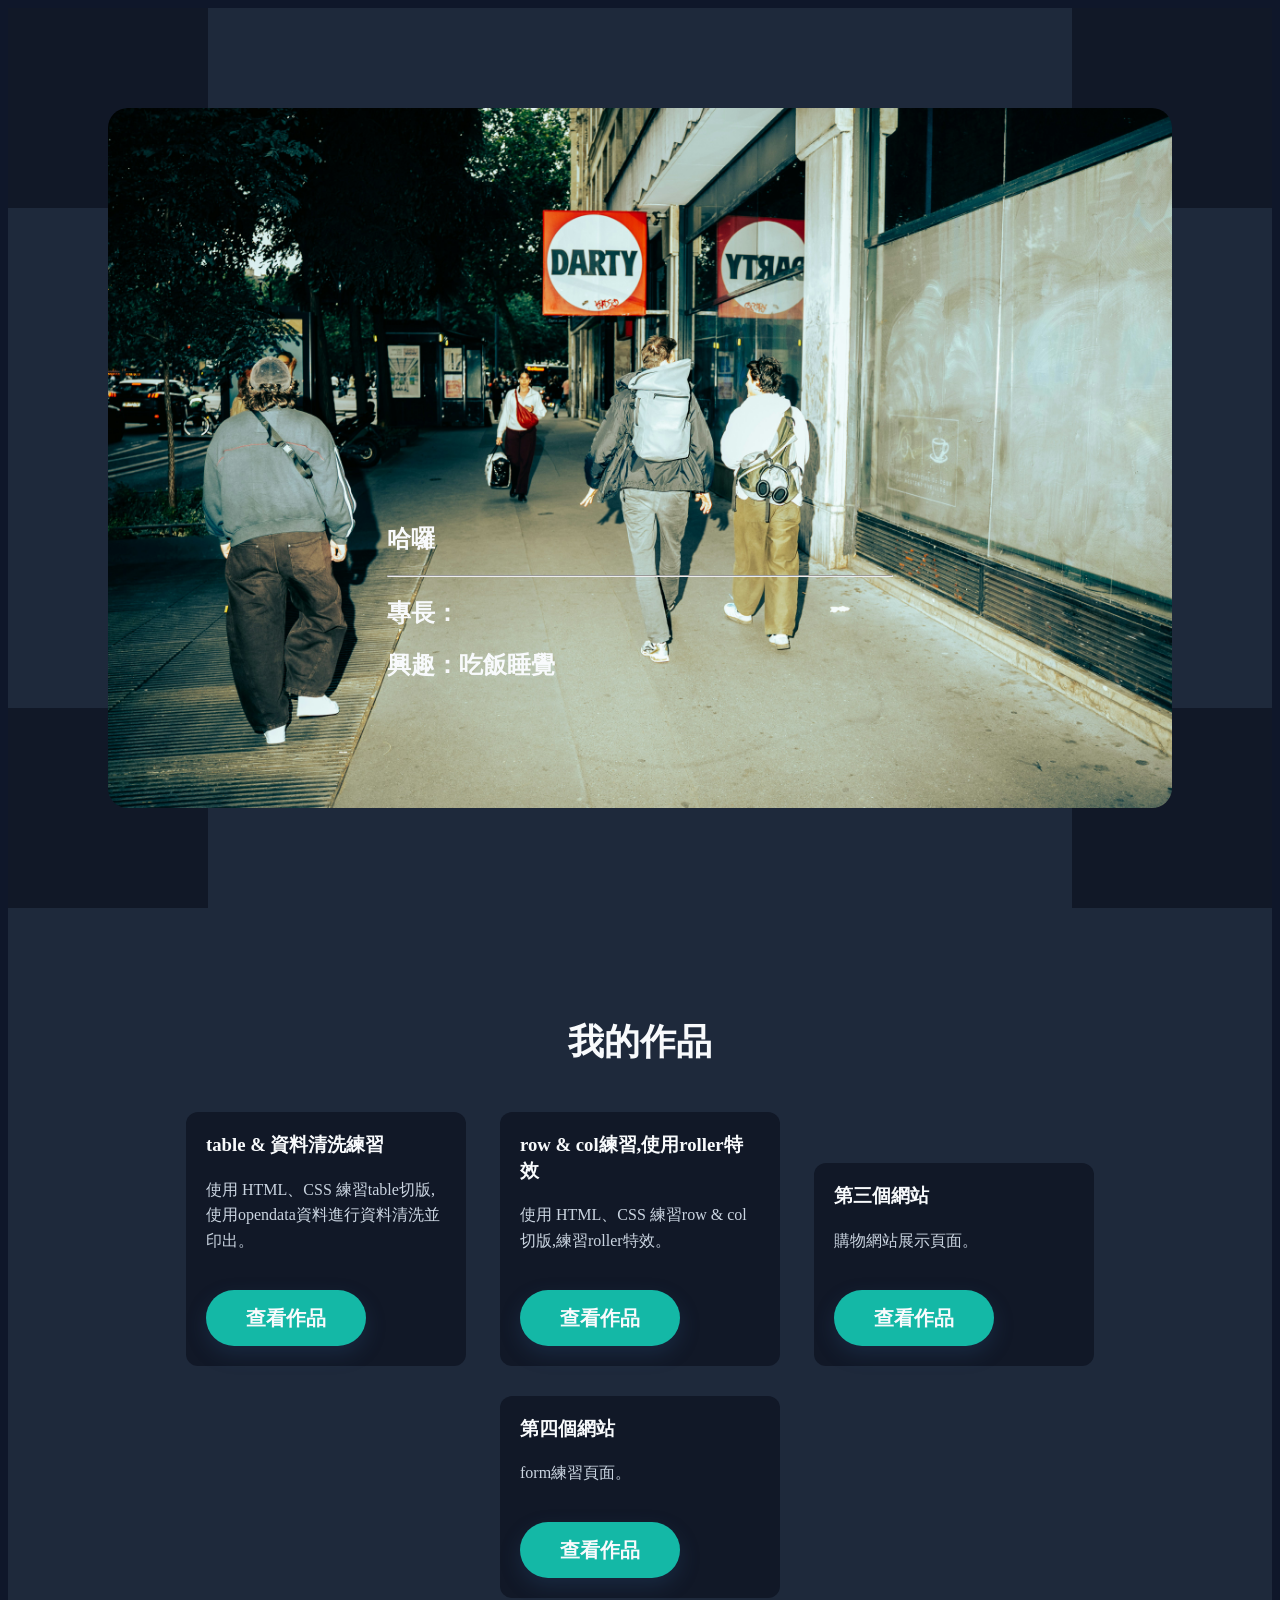
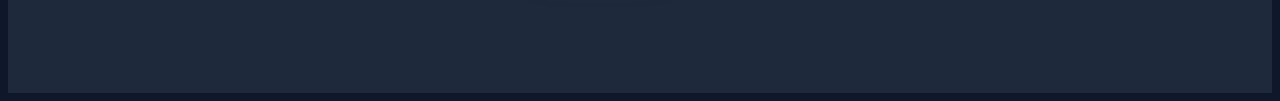
<file: index.html>
<!DOCTYPE html>
<html lang="zh-TW">

<head>
    <meta charset="UTF-8">
    <meta name="viewport" content="width=device-width, initial-scale=1.0">
    <title>個人首頁</title>
    <link rel="stylesheet" href="css/20260602_profile.css">
    <link rel="stylesheet" href="css/all.min.css">
    <style>
        body {
            background-color: var(--color-bg);
            color: var(--color-text);
        }

        /* s01: 自我介紹 */
        .s01 {
            background-color: var(--color-bg-secondary);
            height: 100vh;
            position: relative;
        }

        .s01 .box01 {
            width: 200px;
            height: 200px;
            background-color: var(--color-surface);
            position: absolute;
            top: 0;
            left: 0;
        }

        .s01 .box02 {
            width: 200px;
            height: 200px;
            background-color: var(--color-surface);
            position: absolute;
            top: 0;
            right: 0;
        }

        .s01 .box03 {
            width: 200px;
            height: 200px;
            background-color: var(--color-surface);
            position: absolute;
            bottom: 0;
            left: 0;
            ;
        }

        .s01 .box04 {
            width: 200px;
            height: 200px;
            background-color: var(--color-surface);
            position: absolute;
            bottom: 0;
            right: 0;
        }

        .s01 .userImg {
            background-color: var(--color-primary);
            background-image: url(images/0623-4.jpg);
            background-position: center;
            background-size: cover;

            position: absolute;
            top: 100px;
            bottom: 100px;
            left: 100px;
            right: 100px;

            border-radius: var(--radius-lg);
            box-shadow: 2px 2px 2px 2px var(--shadow-lg);
        }

        .userText {
            position: absolute;
            top: 55%;
            left: 30%;
            right: 30%;
        }

        /* s02: 作品集 */
        .s02 {
            padding: 80px 10%;
            background-color: var(--color-bg-secondary);
            text-align: center;
        }

        .s02 h2 {
            font-size: 36px;
        }

        .s02 .card {
            display: inline-block;
            margin: 15px;

            width: 240px;
            background-color: var(--color-surface);
            padding: 20px;
            text-align: left;
            border-radius: 12px;
        }

        .s02 .card h3 {
            margin-top: 0;
            color: var(--color-text);
        }

        .s02 .card p {
            line-height: 1.6;
            color: var(--color-text-secondary);
        }

        .s02 .card a {
            background-color: var(--color-secondary);
            line-height: 1.6;
            color: var(--color-text);

            display: inline-block;
            text-align: center;

            width: 160px;
            height: 56px;

            margin-top: 20px;

            text-decoration: none;

            /* color: var(--color_bg); */

            font-size: 20px;
            font-weight: bold;

            line-height: 56px;

            border-radius: 999px;

            box-shadow: 0 8px 20px rgba(47, 93, 140, 0.25);
        }
    </style>
</head>

<body>
    <section class="s01">
        <div class="box01"></div>
        <div class="box02"></div>
        <div class="box03"></div>
        <div class="box04"></div>
        <div class="userImg"></div>
        <div class="userText">
            <h1>哈囉</h1>
            <hr>
            <h2>專長：</h2>
            <h2>興趣：吃飯睡覺</h2>
            <p></p>
        </div>
    </section>

    <section class="s02">
        <h2>我的作品</h2>

        <!-- 作品01 -->
        <div class="card">
            <h3>table & 資料清洗練習</h3>
            <p>使用 HTML、CSS 練習table切版,使用opendata資料進行資料清洗並印出。</p>
            <a href="./20260609-table_datawash.html" target="_blank">查看作品</a>
        </div>

        <!-- 作品02 -->
        <div class="card">
            <h3>row & col練習,使用roller特效</h3>
            <p>使用 HTML、CSS 練習row & col切版,練習roller特效。</p>
            <a href="./20260618-row&col_roller.html" target="_blank">查看作品</a>
        </div>

        <!-- 作品03 -->
        <div class="card">
            <h3>第三個網站</h3>
            <p>購物網站展示頁面。</p>
            <a href="./ex-01.html">查看作品</a>
        </div>

        <!-- 作品04 -->
        <div class="card">
            <h3>第四個網站</h3>
            <p>form練習頁面。</p>
            <a href="./20260625-ch11_form.html">查看作品</a>
        </div>
    </section>
</body>

</html>
</file>
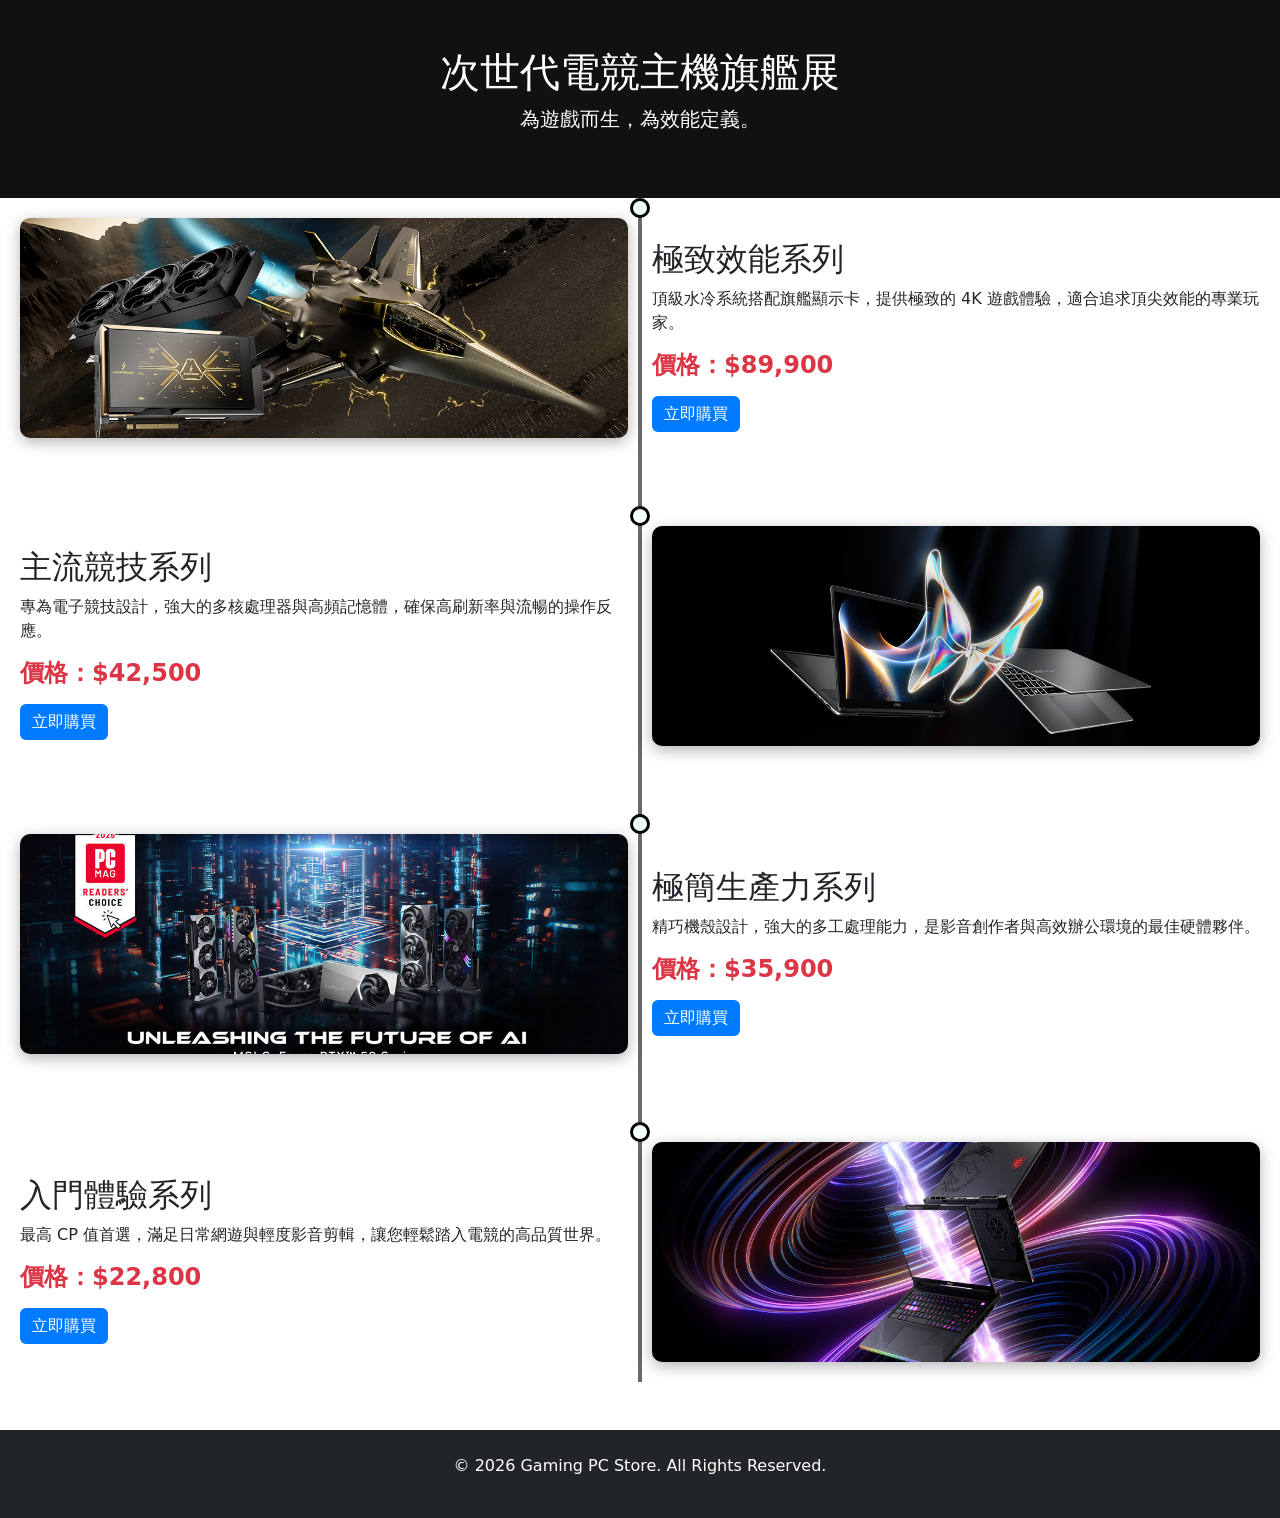
<file: 20260623-ex01-ai生成.html>
<!doctype html>
<html lang="zh-TW">
  <head>
    <meta charset="UTF-8" />
    <meta name="viewport" content="width=device-width, initial-scale=1.0" />
    <title>Document</title>
    <link rel="stylesheet" href="css/bootstrap.min.css" />
    <link rel="stylesheet" href="css/my.css" />
    <style>
      /* 增加卡片懸停效果 */
      .row {
        transition: transform 0.3s ease;
        padding: 20px;
        border-radius: 15px;
      }
      .row:hover {
        background-color: rgba(255, 255, 255, 0.05);
        transform: translateY(-5px);
      }

      /* 改善圖片框顯示 */
      .imgbox {
        border-radius: 10px;
        box-shadow: 0 4px 15px rgba(0, 0, 0, 0.3);
      }

      /* 讓按鈕更具電競感 */
      .btn-primary {
        background-color: #007bff;
        border: none;
        transition: background 0.3s;
      }
      .btn-primary:hover {
        background-color: #0056b3;
        box-shadow: 0 0 10px #007bff;
      }

      .imgbox {
        height: 220px;
      }
      .timeline-section {
        position: relative;
      }
      .timeline-section::before {
        position: absolute;
        content: "";
        top: 10px;
        bottom: 0;
        width: 4px;
        background-color: dimgray;
        left: 50%;
        transform: translatex(-50%);
      }
      .timeline-section-pointer {
        position: relative;
      }
      .timeline-section-pointer::before {
        position: absolute;
        content: "";
        width: 20px;
        height: 20px;
        background-color: azure;
        top: 0;
        border-radius: 50%;
        left: 50%;
        transform: translateX(-50%);
        border: 3px solid #000;
      }
      @media screen and (max-width: 768px) {
        .timeline-section::before,
        .timeline-section-pointer::before {
          display: none;
        }
      }
    </style>
  </head>

  <header
    class="jumbotron text-center py-5"
    style="background: #111; color: #fff"
  >
    <h1>次世代電競主機旗艦展</h1>
    <p class="lead">為遊戲而生，為效能定義。</p>
  </header>
  <body>
    <div class="timeline-section">
      <div class="row align-items-center timeline-section-pointer mb-5">
        <div class="col-md-6">
          <div
            class="imgbox bg-cover"
            style="background-image: url(&quot;images/pc-01.jpg&quot;)"
          ></div>
        </div>
        <div class="col-md-6 mt-3">
          <div class="textbook">
            <div class="h2">極致效能系列</div>
            <p>
              頂級水冷系統搭配旗艦顯示卡，提供極致的 4K
              遊戲體驗，適合追求頂尖效能的專業玩家。
            </p>
            <div class="h4 text-danger fw-bold">價格：$89,900</div>
            <button class="btn btn-primary mt-2">立即購買</button>
          </div>
        </div>
      </div>

      <div
        class="row align-items-center flex-md-row-reverse timeline-section-pointer mb-5"
      >
        <div class="col-md-6">
          <div
            class="imgbox bg-cover"
            style="background-image: url(&quot;images/pc-02.jpg&quot;)"
          ></div>
        </div>
        <div class="col-md-6 mt-3">
          <div class="textbook">
            <div class="h2">主流競技系列</div>
            <p>
              專為電子競技設計，強大的多核處理器與高頻記憶體，確保高刷新率與流暢的操作反應。
            </p>
            <div class="h4 text-danger fw-bold">價格：$42,500</div>
            <button class="btn btn-primary mt-2">立即購買</button>
          </div>
        </div>
      </div>

      <div class="row align-items-center timeline-section-pointer mb-5">
        <div class="col-md-6">
          <div
            class="imgbox bg-cover"
            style="background-image: url(&quot;images/pc-03.jpg&quot;)"
          ></div>
        </div>
        <div class="col-md-6 mt-3">
          <div class="textbook">
            <div class="h2">極簡生產力系列</div>
            <p>
              精巧機殼設計，強大的多工處理能力，是影音創作者與高效辦公環境的最佳硬體夥伴。
            </p>
            <div class="h4 text-danger fw-bold">價格：$35,900</div>
            <button class="btn btn-primary mt-2">立即購買</button>
          </div>
        </div>
      </div>

      <div
        class="row align-items-center flex-md-row-reverse timeline-section-pointer mb-5"
      >
        <div class="col-md-6">
          <div
            class="imgbox bg-cover"
            style="background-image: url(&quot;images/pc-04.jpg&quot;)"
          ></div>
        </div>
        <div class="col-md-6 mt-3">
          <div class="textbook">
            <div class="h2">入門體驗系列</div>
            <p>
              最高 CP
              值首選，滿足日常網遊與輕度影音剪輯，讓您輕鬆踏入電競的高品質世界。
            </p>
            <div class="h4 text-danger fw-bold">價格：$22,800</div>
            <button class="btn btn-primary mt-2">立即購買</button>
          </div>
        </div>
      </div>
    </div>
  </body>

  <footer class="text-center py-4 bg-dark text-white">
    <p>&copy; 2026 Gaming PC Store. All Rights Reserved.</p>
  </footer>
</html>
</file>
<file: css/20260602_profile.css>
/* 請幫我建立一段 :root{}，以設定網頁色彩為主。該網頁的主要用途是軟體工程師的個人首頁，包含作品集、履歷、學經歷。我喜歡的技術是 C/C++、Python，感興趣的方向是演算法與機器學習。 */

:root {
  /* ===== Brand Colors ===== */
  --color-primary: #3b82f6;      /* 藍色 - Python / 技術感 */
  --color-secondary: #14b8a6;    /* 青綠 - ML / AI 感 */
  --color-accent: #f59e0b;       /* 強調色 */

  /* ===== Background ===== */
  --color-bg: #0f172a;           /* 主背景 */
  --color-bg-secondary: #1e293b; /* 區塊背景 */
  --color-surface: #111827;      /* 卡片背景 */

  /* ===== Text ===== */
  --color-text: #f8fafc;         /* 主文字 */
  --color-text-secondary: #cbd5e1;
  --color-text-muted: #94a3b8;

  /* ===== Borders ===== */
  --color-border: #334155;
  --color-border-hover: #475569;

  /* ===== Status ===== */
  --color-success: #22c55e;
  --color-warning: #f59e0b;
  --color-danger: #ef4444;

  /* ===== Code Theme ===== */
  --color-code-bg: #0b1220;
  --color-code-keyword: #60a5fa;
  --color-code-string: #34d399;
  --color-code-comment: #64748b;

  /* ===== Shadow ===== */
  --shadow-sm: 0 2px 8px rgba(0, 0, 0, 0.15);
  --shadow-md: 0 8px 24px rgba(0, 0, 0, 0.25);
  --shadow-lg: 0 16px 40px rgba(0, 0, 0, 0.35);

  /* ===== Radius ===== */
  --radius-sm: 8px;
  --radius-md: 12px;
  --radius-lg: 20px;

  /* ===== Layout ===== */
  --max-width: 1200px;
  --header-height: 72px;

  /* ===== Typography ===== */
  --font-sans:
    "Inter",
    "Noto Sans TC",
    system-ui,
    sans-serif;

  --font-mono:
    "JetBrains Mono",
    "Fira Code",
    monospace;
}
</file>
<file: css/my.css>
@import url('https://fonts.googleapis.com/css2?family=Yusei+Magic&display=swap');

/* Sports Energy Theme */
:root {
    /* 品牌主色 */
    --primary-color: #0F4CDB;
    /* 運動藍 */

    /* 品牌輔色 */
    --secondary-color: #FF6B35;
    /* 活力橘 */

    /* 強調色 */
    --accent-color: #22C55E;
    /* 勝利綠 */

    /* 警示色 */
    --warning-color: #EF4444;
    /* 熱血紅 */

    /* 背景色 */
    --background-primary: #F8FAFC;
    /* 主背景 */
    --background-secondary: #E2E8F0;
    /* 區塊背景 */

    /* 卡片色 */
    --card-background: #FFFFFF;

    /* 邊框色 */
    --border-color: #CBD5E1;

    /* 文字色 */
    --text-primary: #0F172A;
    /* 主文字 */
    --text-secondary: #64748B;
    /* 次文字 */
    --text-light: #FFFFFF;
    /* 淺色文字 */

    /* 按鈕色 */
    --button-primary: #0F4CDB;
    --button-primary-hover: #0A3BAA;

    --button-secondary: #FF6B35;
    --button-secondary-hover: #E85A24;

    /* 狀態色 */
    --success-color: #22C55E;
    --error-color: #EF4444;
    --info-color: #06B6D4;
}

/* 字體粗細 */
.fw-100 {
    font-weight: 100;
}

.fw-200 {
    font-weight: 200;
}

.fw-300 {
    font-weight: 300;
}

.fw-400 {
    font-weight: 400;
}

.fw-500 {
    font-weight: 500;
}

.fw-600 {
    font-weight: 600;
}

.fw-700 {
    font-weight: 700;
}

.fw-800 {
    font-weight: 800;
}

.fw-900 {
    font-weight: 900;
}

/* 字體顏色 */
.btn-text-primary {
    color: var(--text-primary);
}

.btn-text-secondary {
    color: var(--text-secondary);
}


/* roller特效*/
.roller-b {
    position: relative;
    overflow: hidden;
    /* 隱藏滑入前的 box */
}

.roller-b .roller-b_box {
    position: absolute;
    width: 100%;
    height: 100%;
    bottom: -100%;
    /* 維持底層滑入 */

    /* 1. 玻璃與柔焦核心效果 */
    background: rgba(0, 100, 200, 0.3);
    /* 半透明白色背景 */
    backdrop-filter: blur(2px);
    /* 柔焦效果 (數值越大越糊) */
    -webkit-backdrop-filter: blur(2px);
    /* Safari 兼容 */
    border-top: 1px solid rgba(255, 255, 255, 0.3);
    /* 玻璃邊緣反光質感 */

    /* 增加邊框讓冷色感更立體 (可選) */
    border-left: 1px solid rgba(255, 255, 255, 0.2);

    /* 2. 排版 */
    display: flex;
    align-items: center;
    justify-content: center;

    /* 3. 動畫 */
    transition: bottom 0.6s cubic-bezier(0.22, 1, 0.36, 1);
}

.roller-b:hover .roller-b_box {
    bottom: 0;
}

.roller-t {
    position: relative;
    overflow: hidden;
    /* 隱藏滑入前的 box */
}

.roller-t .roller-t_box {
    position: absolute;
    width: 100%;
    height: 100%;
    top: -100%;
    /* 維持底層滑入 */

    /* 1. 玻璃與柔焦核心效果 */
    background: rgba(0, 100, 200, 0.3);
    /* 半透明白色背景 */
    backdrop-filter: blur(2px);
    /* 柔焦效果 (數值越大越糊) */
    -webkit-backdrop-filter: blur(2px);
    /* Safari 兼容 */
    border-top: 1px solid rgba(255, 255, 255, 0.3);
    /* 玻璃邊緣反光質感 */

    /* 增加邊框讓冷色感更立體 (可選) */
    border-left: 1px solid rgba(255, 255, 255, 0.2);

    /* 2. 排版 */
    display: flex;
    align-items: center;
    justify-content: center;

    /* 3. 動畫 */
    transition: top 0.6s cubic-bezier(0.22, 1, 0.36, 1);
}

.roller-t:hover .roller-t_box {
    top: 0;
}

.roller-r {
    position: relative;
    overflow: hidden;
    /* 隱藏滑入前的 box */
}

.roller-r .roller-r_box {
    position: absolute;
    width: 100%;
    height: 100%;
    right: -100%;
    /* 維持底層滑入 */

    /* 1. 玻璃與柔焦核心效果 */
    background: rgba(0, 100, 200, 0.3);
    /* 半透明白色背景 */
    backdrop-filter: blur(2px);
    /* 柔焦效果 (數值越大越糊) */
    -webkit-backdrop-filter: blur(2px);
    /* Safari 兼容 */
    border-top: 1px solid rgba(255, 255, 255, 0.3);
    /* 玻璃邊緣反光質感 */

    /* 增加邊框讓冷色感更立體 (可選) */
    border-left: 1px solid rgba(255, 255, 255, 0.2);

    /* 2. 排版 */
    display: flex;
    align-items: center;
    justify-content: center;

    /* 3. 動畫 */
    transition: right 0.6s cubic-bezier(0.22, 1, 0.36, 1);
}

.roller-r:hover .roller-r_box {
    right: 0;
}



.roller-l {
    position: relative;
    /* 隱藏滑入前的 box */
    overflow: hidden;
    /* height: 200px; */
}

.roller-l .roller-l_box {
    position: absolute;
    width: 100%;
    height: 100%;
    left: -100%;
    /* 維持底層滑入 */

    /* 1. 玻璃與柔焦核心效果 */
    background: rgba(0, 100, 200, 0.3);
    /* 半透明白色背景 */
    backdrop-filter: blur(2px);
    /* 柔焦效果 (數值越大越糊) */
    -webkit-backdrop-filter: blur(2px);
    /* Safari 兼容 */
    border-top: 1px solid rgba(255, 255, 255, 0.3);
    /* 玻璃邊緣反光質感 */

    /* 增加邊框讓冷色感更立體 (可選) */
    border-left: 1px solid rgba(255, 255, 255, 0.2);

    /* 2. 排版 */
    display: flex;
    align-items: center;
    justify-content: center;

    /* 3. 動畫 */
    transition: left 0.6s cubic-bezier(0.22, 1, 0.36, 1);
}

.roller-l:hover .roller-l_box {
    left: 0;
}


/* 背景圖 */
.bg-cover {
    background-position: center center;
    background-size: cover;
}
</file>
